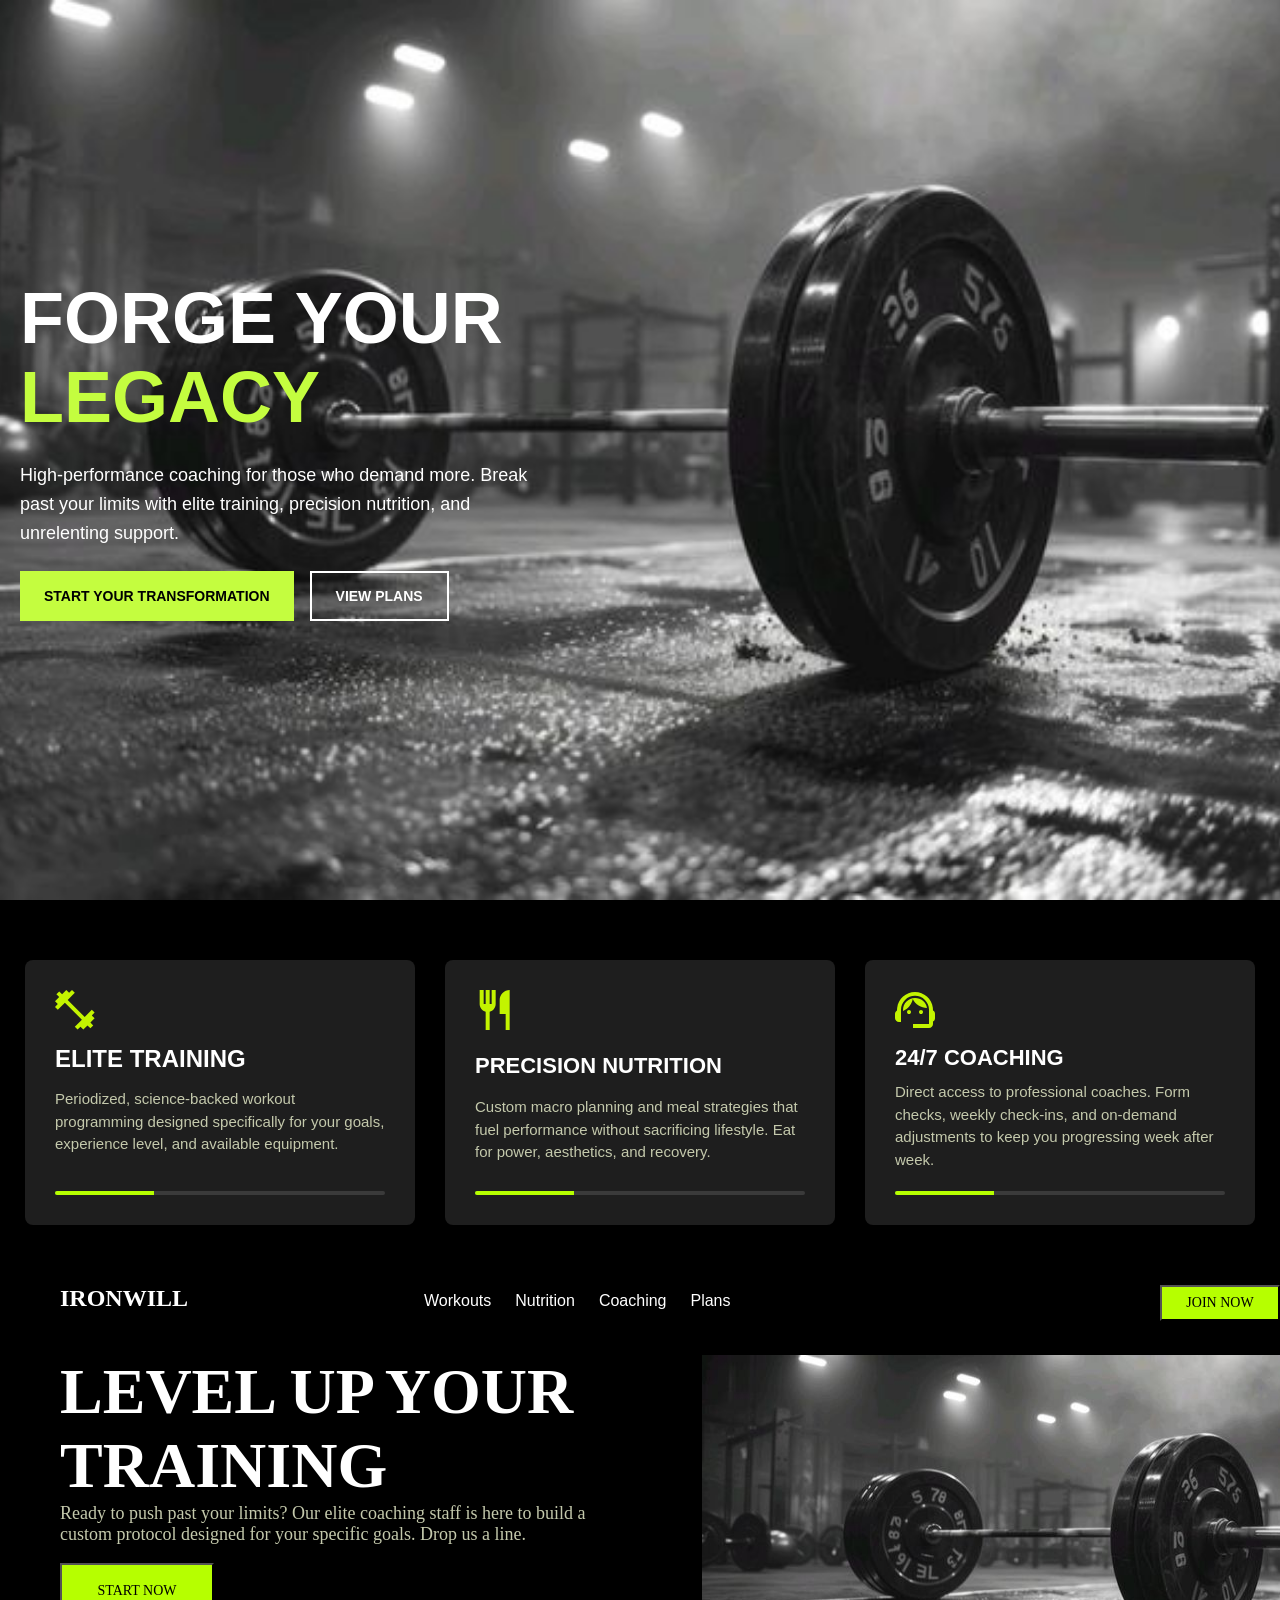
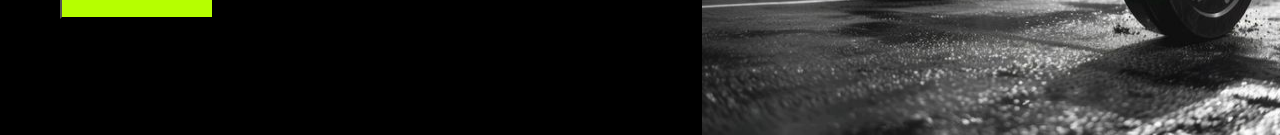
<file: index.html>
<!DOCTYPE html>
<html lang="en">

<head>
    <meta charset="UTF-8">
    <meta name="viewport" content="width=device-width, initial-scale=1.0">
    <title>IRONWILLL Fitness</title>
    <link rel="stylesheet" href="style.css">
</head>

<body>
    <!-- Hero section start -->
    <div class="heroSection">
        <div class="containerHero">
            <h1 id="tittleHero">FORGE YOUR <span id="heroSpan">LEGACY</span></h1>
            <p id="HeroParagraph">
                High-performance coaching for those who demand more. Break <br>
                past your limits with elite training, precision nutrition, and <br>
                unrelenting support.
            </p>
            <div class="wrappingButton">
                <button id="yourTransformation">START YOUR TRANSFORMATION</button>
                <button id="viewPlans">VIEW PLANS</button>
            </div>
        </div>
    </div>
    <!-- Hero section end -->
    <!-- Our services start -->
    <div class="ourservices">
        <div class="training">
            <img src="images/Icon.svg" alt="Training Icon" width="40" height="40">
            <h2 class="serv-icesTittle">ELITE TRAINING</h2>
            <p class="servicesParagraph">
                Periodized, science-backed workout programming designed specifically for your goals, experience level,
                and available equipment.
            </p>
            <div class="line">
                <div class="line-fill"></div>
            </div>
        </div>

        <div class="nutrition">
            <img src="images/Icon (3).svg" alt="Nutrition Icon" width="40" height="40">
            <h2 class="servicesTittle">PRECISION NUTRITION</h2>
            <p class="servicesParagraph">
                Custom macro planning and meal strategies that fuel performance without sacrificing lifestyle. Eat for
                power, aesthetics, and recovery.
            </p>
            <div class="line">
                <div class="line-fill"></div>
            </div>
        </div>

        <div class="coaching">
            <img src="images/Icon (4).svg" alt="Coaching Icon" width="40" height="40">
            <h2 class="servicesTittle">24/7 COACHING</h2>
            <p class="servicesParagraph">
                Direct access to professional coaches. Form checks, weekly check-ins, and on-demand adjustments to keep
                you progressing week after week.
            </p>
            <div class="line">
                <div class="line-fill"></div>
            </div>
        </div>
    </div>
    <!-- Our services end -->

    <!-- Level up your training start-->
    <div class="LevelUpYourTraining">
        <div class="TrainingNavbar">
            <h1>IRONWILL</h1>
            <div class="navLinks">
                <ul>
                    <li><a href="#">Workouts</a></li>
                    <li><a href="#">Nutrition</a></li>
                    <li><a href="#">Coaching</a> </li>
                    <li><a href="#">Plans</a></li>
                </ul>
            </div>
            <button id="navbarTrainingButton">JOIN NOW</button>
        </div>

        <div class="trainingHero">
            <div class="trainingHeroMini">
                <h2>LEVEL UP YOUR <br> TRAINING</h2>
                <p>Ready to push past your limits? Our elite coaching staff is
                    here to build a <br>custom protocol designed for your specific
                    goals. Drop us a line.</p>
                <button>START NOW</button>
            </div>
            <div class="trainingHeroİmg"> <img src="images/fitnessBackcgroundİmage.jpg" alt=""> </div>
        </div>
        <!-- Level up your training end-->

</body>

</html>
</file>
<file: style.css>
*{
    margin: 0px;
    padding: 0px;
    text-decoration: none;
    list-style: none;
    box-sizing: border-box;
    font-family: 'Poppins', sans-serif;
}
* {
    margin: 0;
    padding: 0;
    text-decoration: none;
    list-style: none;
    box-sizing: border-box;
    font-family: 'Poppins', sans-serif;
}

body {
    background-color: #000;
    color: #fff;
    overflow-x: hidden;
}

.heroSection {
    background-image: url('images/fitnessBackcgroundİmage.jpg');
    background-size: cover;
    background-position: center;
    background-repeat: no-repeat;
    width: 100%;
    min-height: 100vh;
    display: flex;
    align-items: center;
    padding: 40px 20px;
}

.containerHero {
    max-width: 768px;
    width: 100%;
    display: flex;
    flex-direction: column;
    justify-content: center;
    gap: 24px;
}

#tittleHero {
    color: #ffffff;
    font-size: clamp(2.5rem, 6vw, 4.5rem);
    font-weight: 800;
    line-height: 1.1;
}

#heroSpan {
    color: rgb(196, 253, 63);
    font-size: inherit;
    font-weight: 800;
}

#HeroParagraph {
    color: #ffffff;
    font-size: 1.125rem;
    line-height: 1.6;
    max-width: 600px;
}


.wrappingButton {
    display: flex;
    flex-wrap: wrap;
    gap: 16px;
}

#yourTransformation {
    background-color: rgb(196, 253, 63);
    color: #000;
    border: none;
    padding: 15px 24px;
    font-size: 14px;
    font-weight: 700;
}

#viewPlans {
    background: transparent;
    color: #ffffff;
    border: 2px solid #ffffff;
    padding: 15px 24px;
    font-size: 14px;
    font-weight: 700;
}

#yourTransformation:hover {
    background-color: rgb(170, 225, 45);
}

#viewPlans:hover {
    background-color: rgba(255, 255, 255, 0.1);
}


.ourservices {
    display: flex;
    justify-content: center;
    align-items: stretch;
    flex-wrap: wrap;
    gap: 30px;
    background-color: #000000;
    padding: 60px 20px;
}

.training,
.nutrition,
.coaching {
    flex: 1;
    min-width: 280px;
    max-width: 390px;
    background-color: #1E1E1E;
    padding: 30px;
    display: flex;
    flex-direction: column;
    justify-content: space-between;
    border-radius: 8px;
}

.servicesTittle {
    font-size: 22px;
    font-family: 'Montserrat', sans-serif;
    color: #ffffff;
    margin-top: 15px;
    margin-bottom: 10px;
}

.servicesParagraph {
    font-size: 15px;
    color: #C4C9AC;
    line-height: 1.5;
}

.line {
    width: 100%;
    height: 4px;
    background-color: #3a3a3a;
    margin-top: 20px;
    border-radius: 2px;
    overflow: hidden;
}

.line-fill {
    width: 30%;
    height: 100%;
    background-color: #b6ff00;
}

@media screen and (max-width: 768px) {
    .containerHero {
        margin-left: 0;
        text-align: center;
        align-items: center;
    }

    #HeroParagraph br {
        display: none;
    }

    .wrappingButton {
        justify-content: center;
        width: 100%;
    }

    #yourTransformation,
    #viewPlans {
        width: 100%;
        max-width: 320px;
    }

    .ourservices {
        padding: 40px 15px;
    }
}

.LevelUpYourTraining {
    background-color: #000;



}

.TrainingNavbar {
    max-width: 1280px;
    height: 70px;
    display: flex;
    flex-direction: row;
    justify-content: space-between;
}

.navLinks {
    width: 500px;
    height: 32px;
    display: flex;
    align-items: center;
    color: #7d7d7d;
    font-size: 16px;
    border: none;
}

.navLinks ul {
    display: flex;
    flex-direction: row;
    gap: 24px;
    font-size: 16px;
    color: #C4C9AC;
}


a,
a:visited {
    color: #ffffff;
}

#navbarTrainingButton {
    width: 120px;
    height: 36px;
    background-color: #b6ff00;
    font-size: 14px;
    border-color: #000;
    padding: 12px, 24px;
    font-family: 'inter';

}



.navLinks a:hover {
    font-size: 20px;
    border-bottom: 3px solid #fff;
    color: #fff;
}

.TrainingNavbar h1 {
    margin-left: 60px;
    font-family: 'montserrat';
    font-size: 24px
}

.trainingHero {
    max-width: 1400px;
    flex-direction: row;
    display: flex;
    justify-content: space-between;
    flex-wrap: wrap;
}

.trainingHeroİmg{
    max-width: 578px;
    max-height: 380px;
    display: flex;

}
.trainingHero h2 {
    font-size: 64px;
    font-family: 'montserrat';
}

.trainingHeroMini {
    margin-left: 60px;

}

.trainingHero p {
    font-family: 'inter';
    font-size: 18px;
    color: #C4C9AC;
}

.trainingHero button {
    background-color: #b6ff00;
    font-size: 14px;
    font-family: 'inter';
    width: 154px;
    height: 56px;
    margin-top: 18px;
}

.mealPlans{
    display: flex;
    flex-direction: column;
    justify-content: center;
    align-items: center;
}

.mealPlansEntry {
    gap: 14px;
    display: flex;
    justify-content: center;
    flex-direction: column;
    text-align: center;
   
}

.mealPlans h1 {
    font-size: 32px;
    font-family: 'montserrat';
}

.mealPlans p {
    font-family: 'inter';
    font-size: 16px;
    color: #C4C9AC;
}

.mealPlansCards{
    display: flex;
    flex-direction: row;
    align-items: center;
    justify-content: center;
    margin-top: 40px;
    flex-wrap: wrap;
    gap: 20px;
}


.mealPlanCard {
    width: 350px;
    height: 534px;
    font-size: 16px;
    font-family: 'montserrat';
}

.theCutTittle button {
    color: #FFB4AB;
    font-size: 10px;
    border: 2px solid #FFB4AB;
    width: 100px;
    height: 22px;
    background-color: #000;
}

.theCutTittle {
    display: flex;
    flex-direction: row;
    gap: 60px;
}

.mealPlanCard h2 {
    font-size: 20px;
    width: 107px;
    height: 32px;
    
}

.theCutMacro {
    display: flex;
    flex-direction: row;
    gap: 40px;
    margin-left: 40px;
    margin-top: 20px;
}

.theCutCard li {
    display: flex;
    flex-direction: row;
    margin-top: 15px;
    margin-left: 40px;
}

#leanBulkCard{
    position: relative;
}

.mealPlanCard li img {
    width: 12px;
    height: 9px;
}

#theCutCardButton {
    width: 250px;
    height: 40px;
    margin-left: 40px;
    margin-top: 20px;
    background-color: #000;
    color: #fff;
    border: 1px solid #fff;
}

.leanBulkTittle {
    display: flex;
    flex-direction: row;
    gap: 60px;

}

.leanBulkMacro {
    display: flex;
    flex-direction: row;
    gap: 40px;
    margin-left: 40px;
    margin-top: 20px;
}


#leanBulkCardButton {
    width: 250px;
    height: 40px;
    margin-left: 40px;
    margin-top: 20px;
    background-color: #b6ff00;
    color: #020000;
    border: 1px solid #fff;
    font-size: 14px;
}

#leanBulkCardPopular{
    background-color: #b6ff00;
    font-size: 10px;
    width: 91px;
    height: 16px;
    color: #000;
    font-family: 'inter';
    text-align: center;
    position: absolute;
    right: 0;
    
}

.mealPlanCard img{
    width: 350px;
    height: 192px;
    position: relative;
}

.maintenanceCardTittle button{
    width: 86px;
    height: 16px;
    font-family: 'inter';
    font-size: 10px;
    color: #C8C6C5;
    background-color: #000;
    border: 1px solid #C8C6C5;
    margin-top: 6px;

}

.maintenanceMacros{
    display: flex;
    flex-direction: row;
    gap: 40px;
    margin-left: 40px;
    margin-top: 20px;
} 

.maintenanceAdvantage{
    margin-top: 15px;
    margin-left: 40px;
    
}

.maintenanceAdvantage li{
    display: flex;
    flex-direction: row;
    margin-top: 15px;
}

#maintenanceButton{
    width: 250px;
    height: 40px;
    margin-left: 40px;
    margin-top: 20px;
    color: #f0ecec;
    border: 1px solid #fff;
    font-size: 14px;
    background-color: black;
}
</file>
